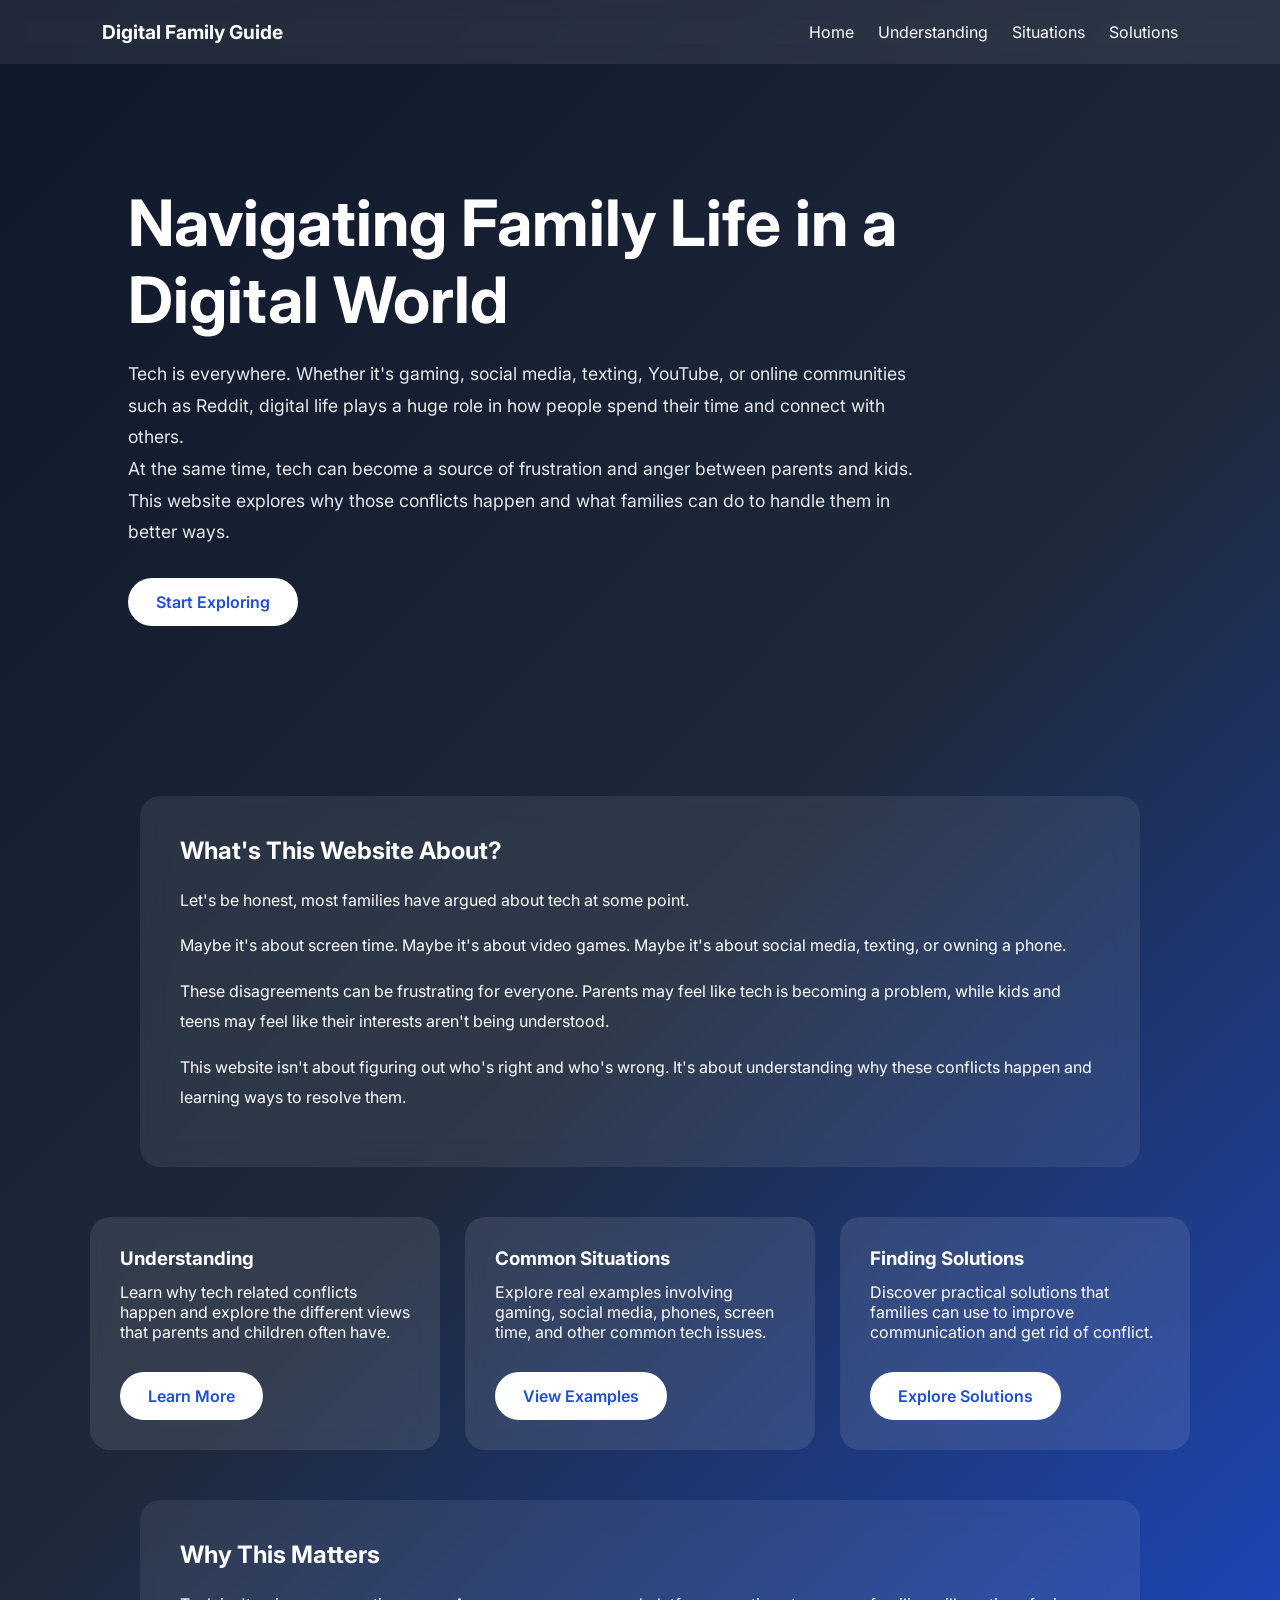
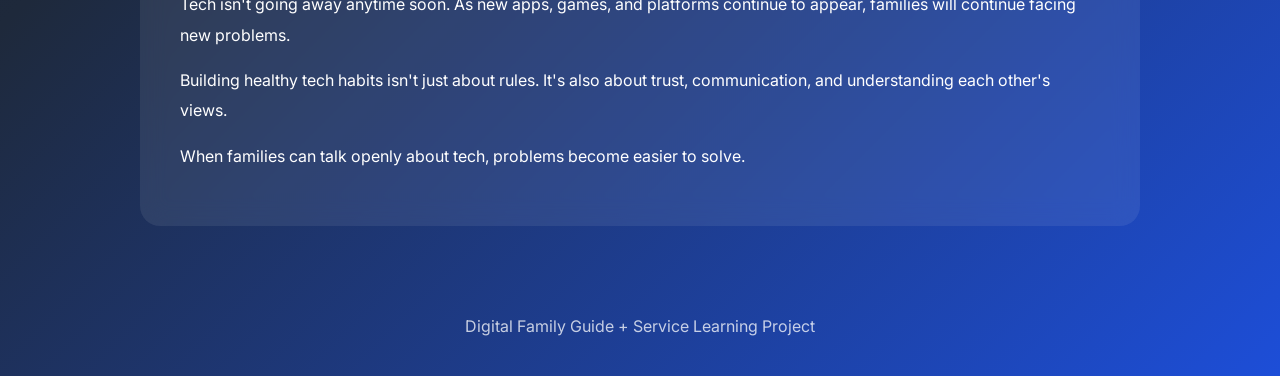
<file: index.html>
<!DOCTYPE html>
<html lang="en">
  <head>
    <meta charset="UTF-8" />
    <meta name="viewport" content="width=device-width, initial-scale=1.0" />
    <title>Digital Family Guide</title>
    <link rel="stylesheet" href="styles.css" />
  </head>
  <body>
    <nav>
      <div class="logo">Digital Family Guide</div>

      <div class="nav-links">
        <a href="index.html">Home</a>
        <a href="understanding.html">Understanding</a>
        <a href="situations.html">Situations</a>
        <a href="solutions.html">Solutions</a>
      </div>
    </nav>

    <header class="hero">
      <div class="hero-content">
        <h1>Navigating Family Life in a Digital World</h1>

        <p>
          Tech is everywhere. Whether it's gaming, social media, texting,
          YouTube, or online communities such as Reddit, digital life plays a
          huge role in how people spend their time and connect with others.
        </p>

        <p>
          At the same time, tech can become a source of frustration and anger
          between parents and kids. This website explores why those conflicts
          happen and what families can do to handle them in better ways.
        </p>

        <a href="understanding.html" class="button"> Start Exploring </a>
      </div>
    </header>

    <section class="section">
      <h2>What's This Website About?</h2>

      <p>
        Let's be honest, most families have argued about tech at some point.
      </p>

      <p>
        Maybe it's about screen time. Maybe it's about video games. Maybe it's
        about social media, texting, or owning a phone.
      </p>

      <p>
        These disagreements can be frustrating for everyone. Parents may feel
        like tech is becoming a problem, while kids and teens may feel like
        their interests aren't being understood.
      </p>

      <p>
        This website isn't about figuring out who's right and who's wrong. It's
        about understanding why these conflicts happen and learning ways to
        resolve them.
      </p>
    </section>

    <section class="cards">
      <div class="card">
        <h3>Understanding</h3>

        <p>
          Learn why tech related conflicts happen and explore the different
          views that parents and children often have.
        </p>

        <a href="understanding.html" class="button"> Learn More </a>
      </div>

      <div class="card">
        <h3>Common Situations</h3>

        <p>
          Explore real examples involving gaming, social media, phones, screen
          time, and other common tech issues.
        </p>

        <a href="situations.html" class="button"> View Examples </a>
      </div>

      <div class="card">
        <h3>Finding Solutions</h3>

        <p>
          Discover practical solutions that families can use to improve
          communication and get rid of conflict.
        </p>

        <a href="solutions.html" class="button"> Explore Solutions </a>
      </div>
    </section>

    <section class="section">
      <h2>Why This Matters</h2>

      <p>
        Tech isn't going away anytime soon. As new apps, games, and platforms
        continue to appear, families will continue facing new problems.
      </p>

      <p>
        Building healthy tech habits isn't just about rules. It's also about
        trust, communication, and understanding each other's views.
      </p>

      <p>
        When families can talk openly about tech, problems become easier to
        solve.
      </p>
    </section>

    <footer>
      <p>Digital Family Guide + Service Learning Project</p>
    </footer>
  </body>
</html>
</file>
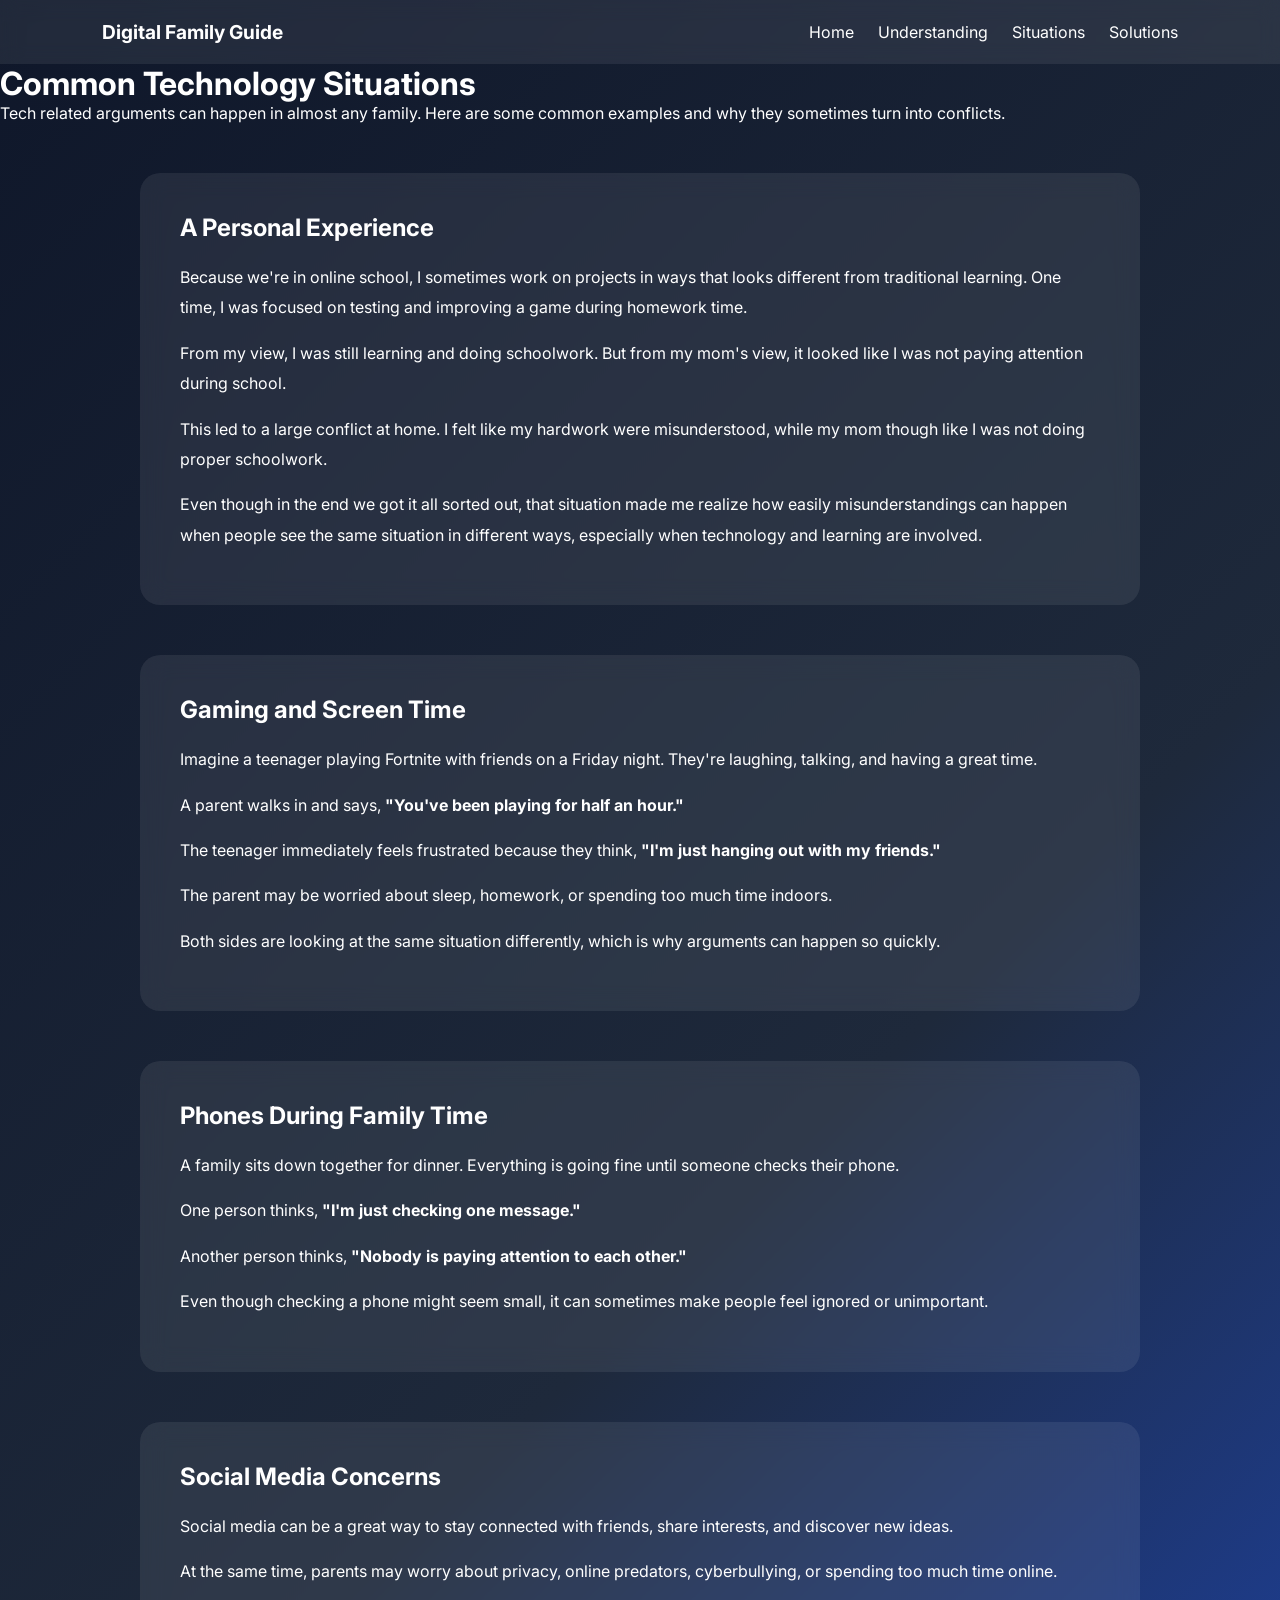
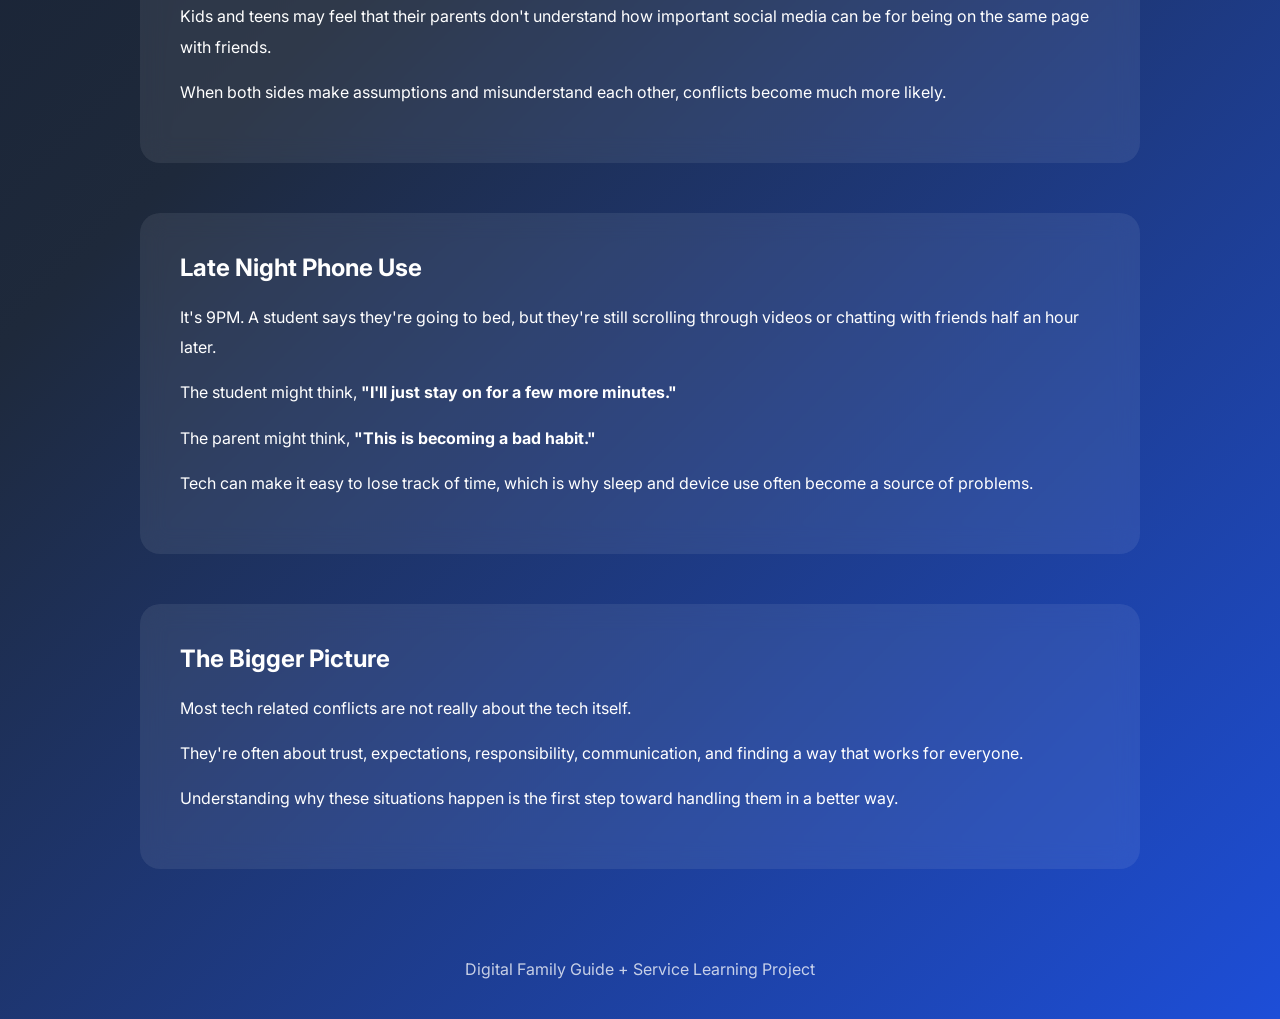
<file: situations.html>
<!DOCTYPE html>
<html lang="en">
  <head>
    <meta charset="UTF-8" />
    <meta name="viewport" content="width=device-width, initial-scale=1.0" />
    <title>Common Situations</title>
    <link rel="stylesheet" href="styles.css" />
  </head>
  <body>
    <nav>
      <div class="logo">Digital Family Guide</div>

      <div class="nav-links">
        <a href="index.html">Home</a>
        <a href="understanding.html">Understanding</a>
        <a href="situations.html">Situations</a>
        <a href="solutions.html">Solutions</a>
      </div>
    </nav>

    <header class="page-header">
      <h1>Common Technology Situations</h1>

      <p>
        Tech related arguments can happen in almost any family. Here are some
        common examples and why they sometimes turn into conflicts.
      </p>
    </header>

    <!-- ✅ PERSONAL EXPERIENCE ADDED HERE -->
    <section class="section">
      <h2>A Personal Experience</h2>

      <p>
        Because we're in online school, I sometimes work on projects in ways
        that looks different from traditional learning. One time, I was focused
        on testing and improving a game during homework time.
      </p>

      <p>
        From my view, I was still learning and doing schoolwork. But from my
        mom's view, it looked like I was not paying attention during school.
      </p>

      <p>
        This led to a large conflict at home. I felt like my hardwork were
        misunderstood, while my mom though like I was not doing proper
        schoolwork.
      </p>

      <p>
        Even though in the end we got it all sorted out, that situation made me
        realize how easily misunderstandings can happen when people see the same
        situation in different ways, especially when technology and learning are
        involved.
      </p>
    </section>

    <section class="section">
      <h2>Gaming and Screen Time</h2>

      <p>
        Imagine a teenager playing Fortnite with friends on a Friday night.
        They're laughing, talking, and having a great time.
      </p>

      <p>
        A parent walks in and says,
        <strong>"You've been playing for half an hour."</strong>
      </p>

      <p>
        The teenager immediately feels frustrated because they think,
        <strong>"I'm just hanging out with my friends."</strong>
      </p>

      <p>
        The parent may be worried about sleep, homework, or spending too much
        time indoors.
      </p>

      <p>
        Both sides are looking at the same situation differently, which is why
        arguments can happen so quickly.
      </p>
    </section>

    <section class="section">
      <h2>Phones During Family Time</h2>

      <p>
        A family sits down together for dinner. Everything is going fine until
        someone checks their phone.
      </p>

      <p>
        One person thinks,
        <strong>"I'm just checking one message."</strong>
      </p>

      <p>
        Another person thinks,
        <strong>"Nobody is paying attention to each other."</strong>
      </p>

      <p>
        Even though checking a phone might seem small, it can sometimes make
        people feel ignored or unimportant.
      </p>
    </section>

    <section class="section">
      <h2>Social Media Concerns</h2>

      <p>
        Social media can be a great way to stay connected with friends, share
        interests, and discover new ideas.
      </p>

      <p>
        At the same time, parents may worry about privacy, online predators,
        cyberbullying, or spending too much time online.
      </p>

      <p>
        Kids and teens may feel that their parents don't understand how
        important social media can be for being on the same page with friends.
      </p>

      <p>
        When both sides make assumptions and misunderstand each other, conflicts
        become much more likely.
      </p>
    </section>

    <section class="section">
      <h2>Late Night Phone Use</h2>

      <p>
        It's 9PM. A student says they're going to bed, but they're still
        scrolling through videos or chatting with friends half an hour later.
      </p>

      <p>
        The student might think,
        <strong>"I'll just stay on for a few more minutes."</strong>
      </p>

      <p>
        The parent might think,
        <strong>"This is becoming a bad habit."</strong>
      </p>

      <p>
        Tech can make it easy to lose track of time, which is why sleep and
        device use often become a source of problems.
      </p>
    </section>

    <section class="section">
      <h2>The Bigger Picture</h2>

      <p>Most tech related conflicts are not really about the tech itself.</p>

      <p>
        They're often about trust, expectations, responsibility, communication,
        and finding a way that works for everyone.
      </p>

      <p>
        Understanding why these situations happen is the first step toward
        handling them in a better way.
      </p>
    </section>

    <footer>
      <p>Digital Family Guide + Service Learning Project</p>
    </footer>
  </body>
</html>
</file>
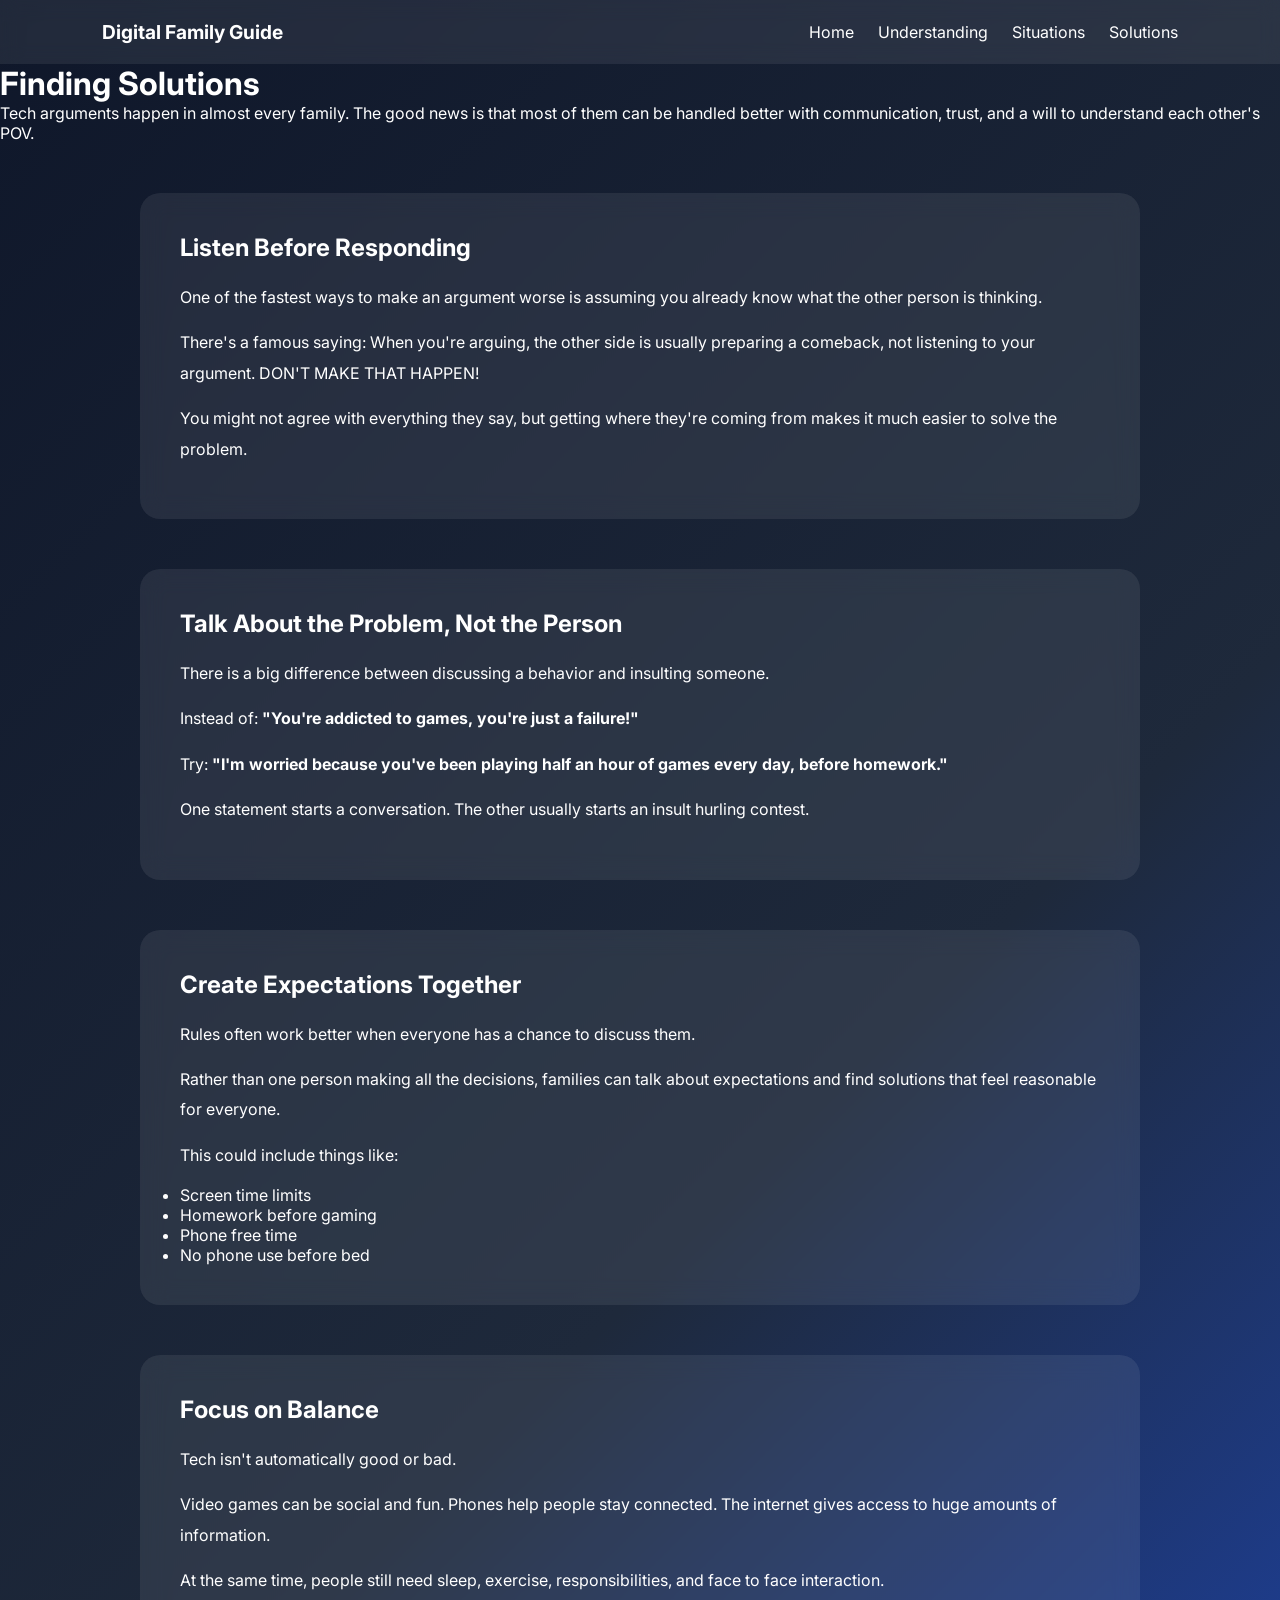
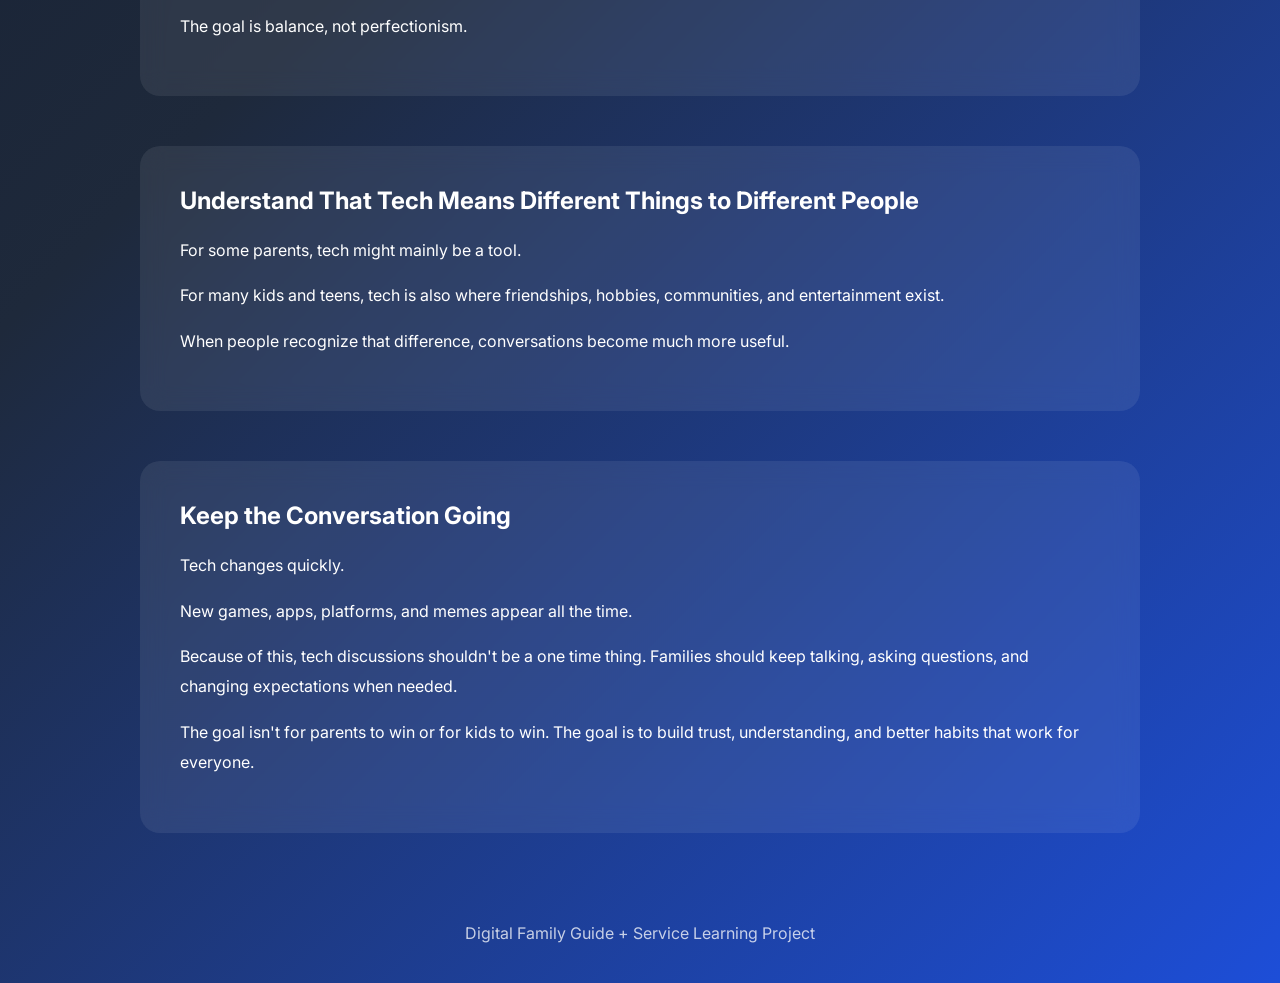
<file: solutions.html>
<!DOCTYPE html>
<html lang="en">
  <head>
    <meta charset="UTF-8" />
    <meta name="viewport" content="width=device-width, initial-scale=1.0" />
    <title>Solutions</title>
    <link rel="stylesheet" href="styles.css" />
  </head>
  <body>
    <nav>
      <div class="logo">Digital Family Guide</div>

      <div class="nav-links">
        <a href="index.html">Home</a>
        <a href="understanding.html">Understanding</a>
        <a href="situations.html">Situations</a>
        <a href="solutions.html">Solutions</a>
      </div>
    </nav>

    <header class="page-header">
      <h1>Finding Solutions</h1>

      <p>
        Tech arguments happen in almost every family. The good news is that most
        of them can be handled better with communication, trust, and a will to
        understand each other's POV.
      </p>
    </header>

    <section class="section">
      <h2>Listen Before Responding</h2>

      <p>
        One of the fastest ways to make an argument worse is assuming you
        already know what the other person is thinking.
      </p>

      <p>
        There's a famous saying: When you're arguing, the other side is usually
        preparing a comeback, not listening to your argument. DON'T MAKE THAT
        HAPPEN!
      </p>

      <p>
        You might not agree with everything they say, but getting where they're
        coming from makes it much easier to solve the problem.
      </p>
    </section>

    <section class="section">
      <h2>Talk About the Problem, Not the Person</h2>

      <p>
        There is a big difference between discussing a behavior and insulting
        someone.
      </p>

      <p>
        Instead of:
        <strong>"You're addicted to games, you're just a failure!"</strong>
      </p>

      <p>
        Try:
        <strong
          >"I'm worried because you've been playing half an hour of games every
          day, before homework."</strong
        >
      </p>

      <p>
        One statement starts a conversation. The other usually starts an insult
        hurling contest.
      </p>
    </section>

    <section class="section">
      <h2>Create Expectations Together</h2>

      <p>Rules often work better when everyone has a chance to discuss them.</p>

      <p>
        Rather than one person making all the decisions, families can talk about
        expectations and find solutions that feel reasonable for everyone.
      </p>

      <p>This could include things like:</p>

      <ul>
        <li>Screen time limits</li>
        <li>Homework before gaming</li>
        <li>Phone free time</li>
        <li>No phone use before bed</li>
      </ul>
    </section>

    <section class="section">
      <h2>Focus on Balance</h2>

      <p>Tech isn't automatically good or bad.</p>

      <p>
        Video games can be social and fun. Phones help people stay connected.
        The internet gives access to huge amounts of information.
      </p>

      <p>
        At the same time, people still need sleep, exercise, responsibilities,
        and face to face interaction.
      </p>

      <p>The goal is balance, not perfectionism.</p>
    </section>

    <section class="section">
      <h2>Understand That Tech Means Different Things to Different People</h2>

      <p>For some parents, tech might mainly be a tool.</p>

      <p>
        For many kids and teens, tech is also where friendships, hobbies,
        communities, and entertainment exist.
      </p>

      <p>
        When people recognize that difference, conversations become much more
        useful.
      </p>
    </section>

    <section class="section">
      <h2>Keep the Conversation Going</h2>

      <p>Tech changes quickly.</p>

      <p>New games, apps, platforms, and memes appear all the time.</p>

      <p>
        Because of this, tech discussions shouldn't be a one time thing.
        Families should keep talking, asking questions, and changing
        expectations when needed.
      </p>

      <p>
        The goal isn't for parents to win or for kids to win. The goal is to
        build trust, understanding, and better habits that work for everyone.
      </p>
    </section>

    <footer>
      <p>Digital Family Guide + Service Learning Project</p>
    </footer>
  </body>
</html>
</file>
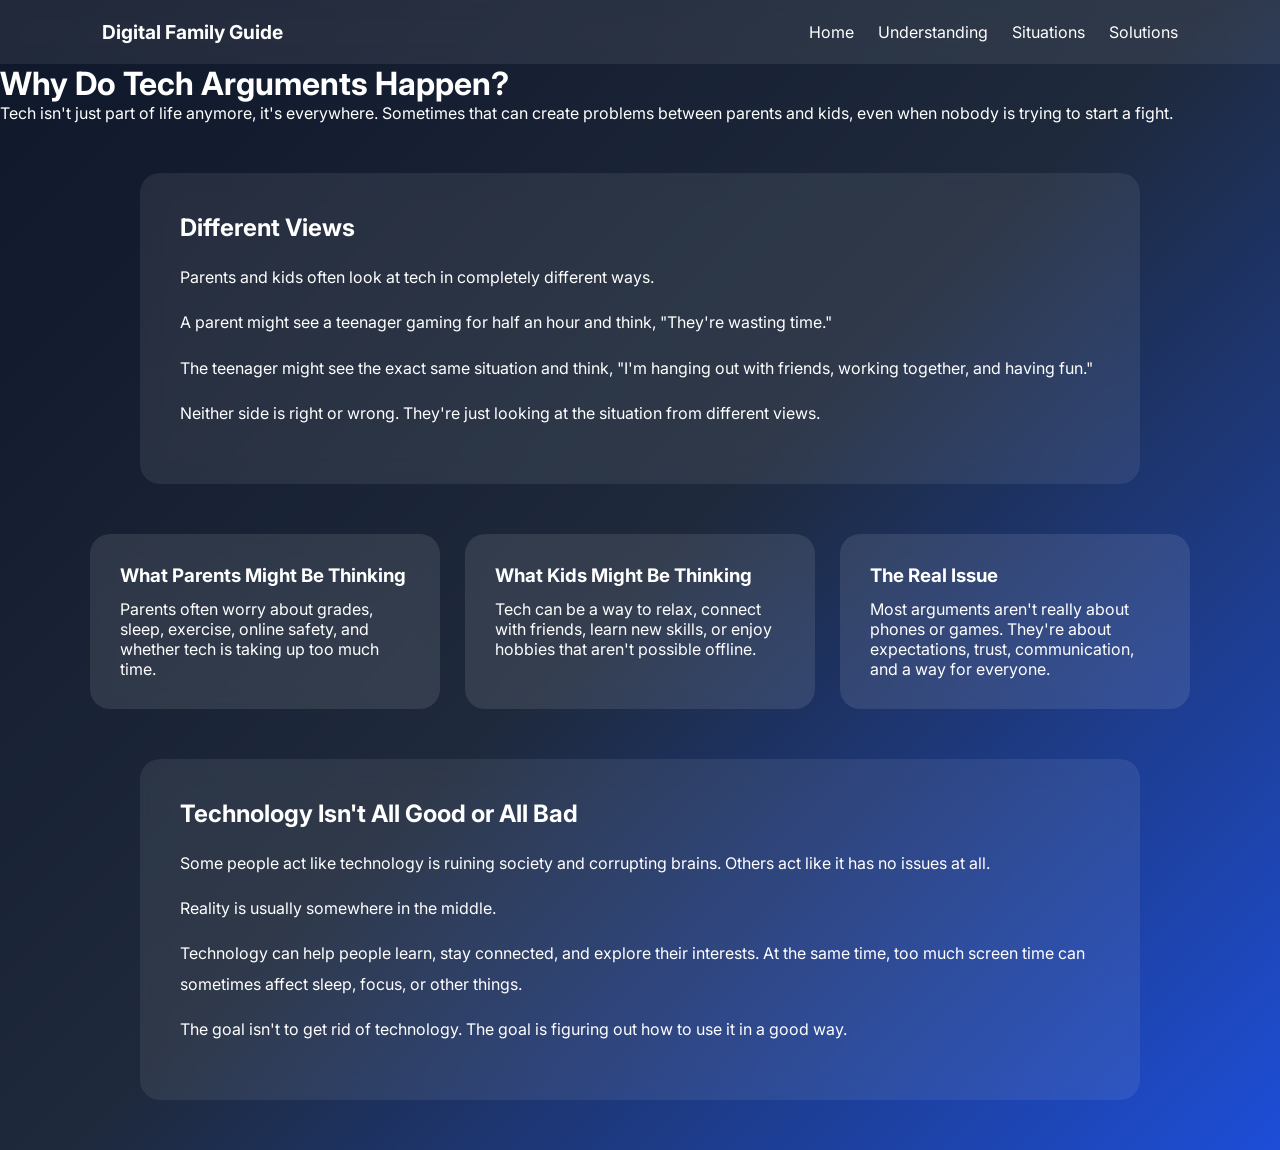
<file: understanding.html>
<!DOCTYPE html>
<html lang="en">
  <head>
    <meta charset="UTF-8" />
    <meta name="viewport" content="width=device-width, initial-scale=1.0" />
    <title>Understanding Technology Conflicts</title>
    <link rel="stylesheet" href="styles.css" />
  </head>
  <body>
    <nav>
      <div class="logo">Digital Family Guide</div>

      <div class="nav-links">
        <a href="index.html">Home</a>
        <a href="understanding.html">Understanding</a>
        <a href="situations.html">Situations</a>
        <a href="solutions.html">Solutions</a>
      </div>
    </nav>

    <header class="page-header">
      <h1>Why Do Tech Arguments Happen?</h1>
      <p>
        Tech isn't just part of life anymore, it's everywhere. Sometimes that
        can create problems between parents and kids, even when nobody is trying
        to start a fight.
      </p>
    </header>

    <section class="section">
      <h2>Different Views</h2>

      <p>Parents and kids often look at tech in completely different ways.</p>

      <p>
        A parent might see a teenager gaming for half an hour and think,
        "They're wasting time."
      </p>

      <p>
        The teenager might see the exact same situation and think, "I'm hanging
        out with friends, working together, and having fun."
      </p>

      <p>
        Neither side is right or wrong. They're just looking at the situation
        from different views.
      </p>
    </section>

    <section class="cards">
      <div class="card">
        <h3>What Parents Might Be Thinking</h3>

        <p>
          Parents often worry about grades, sleep, exercise, online safety, and
          whether tech is taking up too much time.
        </p>
      </div>

      <div class="card">
        <h3>What Kids Might Be Thinking</h3>

        <p>
          Tech can be a way to relax, connect with friends, learn new skills, or
          enjoy hobbies that aren't possible offline.
        </p>
      </div>

      <div class="card">
        <h3>The Real Issue</h3>

        <p>
          Most arguments aren't really about phones or games. They're about
          expectations, trust, communication, and a way for everyone.
        </p>
      </div>
    </section>

    <section class="section">
      <h2>Technology Isn't All Good or All Bad</h2>

      <p>
        Some people act like technology is ruining society and corrupting
        brains. Others act like it has no issues at all.
      </p>

      <p>Reality is usually somewhere in the middle.</p>

      <p>
        Technology can help people learn, stay connected, and explore their
        interests. At the same time, too much screen time can sometimes affect
        sleep, focus, or other things.
      </p>

      <p>
        The goal isn't to get rid of technology. The goal is figuring out how to
        use it in a good way.
      </p>
    </section>
  </body>
</html>
</file>
<file: styles.css>
@import url("https://fonts.googleapis.com/css2?family=Inter:wght@400;500;600;700&display=swap");

* {
  margin: 0;
  padding: 0;
  box-sizing: border-box;
}

body {
  font-family: "Inter", sans-serif;
  background: linear-gradient(135deg, #0f172a, #1e293b, #1d4ed8);
  min-height: 100vh;
  color: white;
}

/* NAVBAR */

nav {
  display: flex;
  justify-content: space-between;
  align-items: center;

  padding: 20px 8%;

  background: rgba(255, 255, 255, 0.08);

  backdrop-filter: blur(10px);

  position: sticky;
  top: 0;
}

.logo {
  font-weight: 700;
  font-size: 1.2rem;
}

.nav-links a {
  color: white;
  text-decoration: none;
  margin-left: 20px;
  transition: 0.2s;
}

.nav-links a:hover {
  opacity: 0.7;
}

/* HERO */

.hero {
  padding: 120px 10%;
}

.hero-content {
  max-width: 800px;
}

.hero h1 {
  font-size: 4rem;
  margin-bottom: 20px;
}

.hero p {
  font-size: 1.1rem;
  line-height: 1.8;
  opacity: 0.9;
}

.button {
  display: inline-block;
  margin-top: 30px;

  padding: 14px 28px;

  background: white;
  color: #1d4ed8;

  border-radius: 999px;

  text-decoration: none;
  font-weight: 600;
}

/* CONTENT */

.section {
  max-width: 1000px;
  margin: 50px auto;
  padding: 40px;

  background: rgba(255, 255, 255, 0.08);

  border-radius: 20px;

  backdrop-filter: blur(12px);
}

.section h2 {
  margin-bottom: 20px;
}

.section p {
  line-height: 1.9;
  margin-bottom: 15px;
}

/* CARDS */

.cards {
  width: min(1100px, 90%);
  margin: 50px auto;

  display: grid;

  grid-template-columns: repeat(auto-fit, minmax(280px, 1fr));

  gap: 25px;
}

.card {
  padding: 30px;

  border-radius: 20px;

  background: rgba(255, 255, 255, 0.1);

  backdrop-filter: blur(10px);

  transition: 0.25s;
}

.card:hover {
  transform: translateY(-6px);
}

.card h3 {
  margin-bottom: 12px;
}

/* FOOTER */

footer {
  text-align: center;
  padding: 40px;
  opacity: 0.75;
}
</file>
